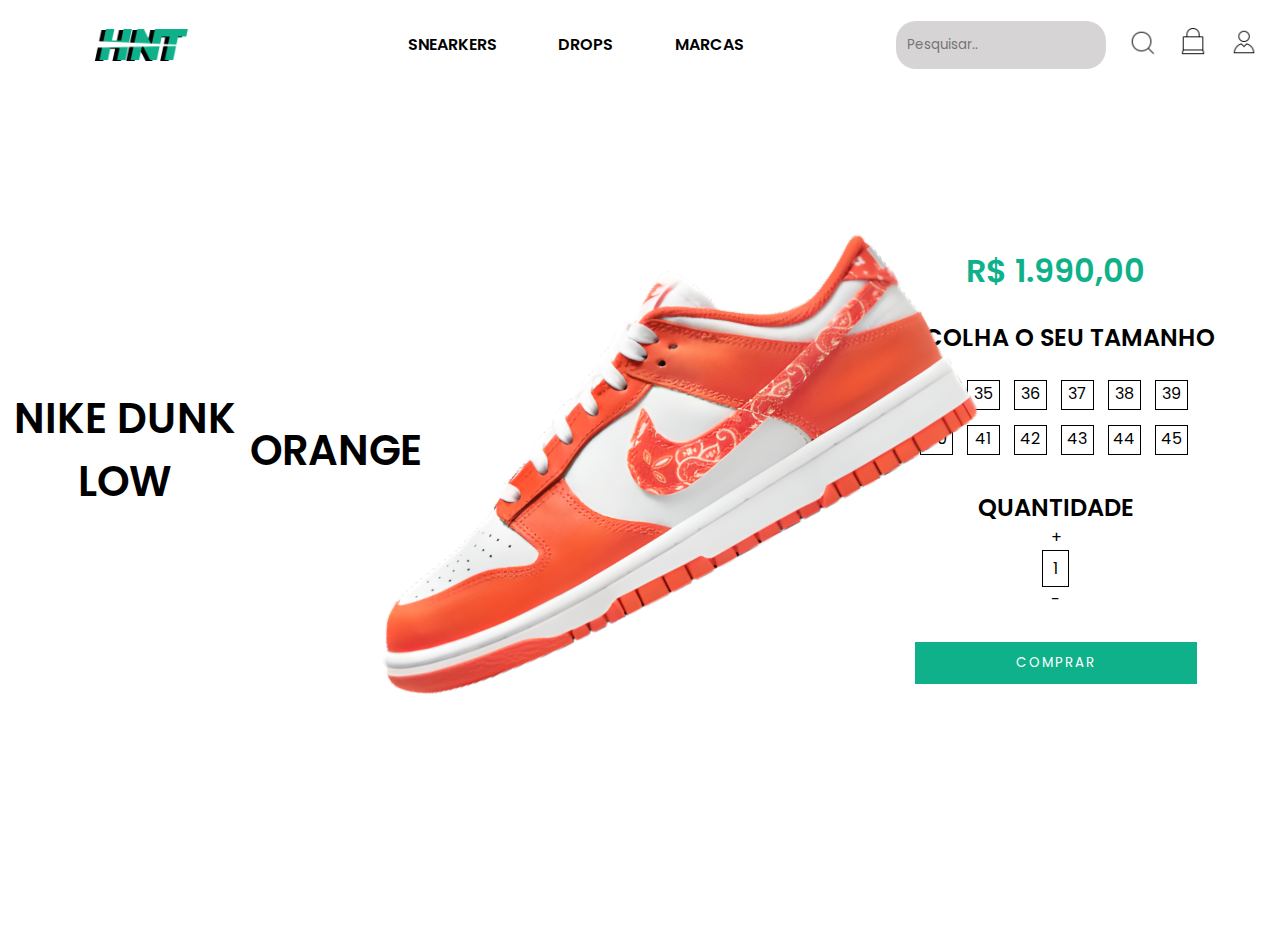
<file: pages/openProduct/index.html>
<!DOCTYPE html>
<html lang="pt-br">

<head>
    <meta charset="UTF-8">
    <meta name="viewport" content="width=device-width, initial-scale=1.0">
    <meta http-equiv="X-UA-Compatible" content="ie=edge">
    <title>Honest</title>
    <link rel="stylesheet" href="style.css">
</head>

<body>
    <header>
        <div class="div-Header">
            <div class="logo">
                <img src="../../Imagens/Logo/LogoHNTblack.png" alt="">
            </div>
            <div class="header-names">
                <ul>
                    <a href="../../pages/produtos/index.html">
                        <li>SNEARKERS</li>
                    </a>
                    <a href="#drops">
                        <li>DROPS</li>
                    </a>
                    <a>
                        <li>MARCAS</li>
                    </a>
                </ul>
            </div>
            <div class="header-icons">
                <input type="search" placeholder="Pesquisar.." />
                <div class="icons">
                    <a href=""><img src="../../Imagens/Icons/PesquisaBlack.png" alt=""> </a>
                    <a href=""><img src="../../Imagens/Icons/shoppingbagBlack.png" alt=""></a>
                    <a href="./pages/user/user.php"><img src="../../Imagens/Icons/userBlack.png" alt=""></a>
                </div>
            </div>
        </div>
    </header>

    <div class="conteudo">
        <div class="nomeProd">
            <p>NIKE DUNK LOW </p>
            <p class="orange">ORANGE</p>
        </div>
        <div class="prod">
            <img src="../../Imagens/Cards/Nike_Dunk_Low_Orange_Paisley.png" alt="">
        </div>

        <div class="info">
            <h1>R$ 1.990,00</h1>
            <div class="tamanho">
                <p>ESCOLHA O SEU TAMANHO</p>
                <ul>
                    <li>34</li>
                    <li>35</li>
                    <li>36</li>
                    <li>37</li>
                    <li>38</li>
                    <li>39</li>
                    <br>
                    <li>40</li>
                    <li>41</li>
                    <li class="active">42</li>
                    <li>43</li>
                    <li>44</li>
                    <li>45</li>


                </ul>
            </div>
            <div class="quantidade">
                <ul class="qtd">
                    <p>QUANTIDADE</p>
                    <li>+</li>
                    <li class="sla">1</li>
                    <li>-</li>

                </ul>
            </div>

            <button type="submit">COMPRAR</button>

        </div>
    </div>

</body>

</html>
</file>
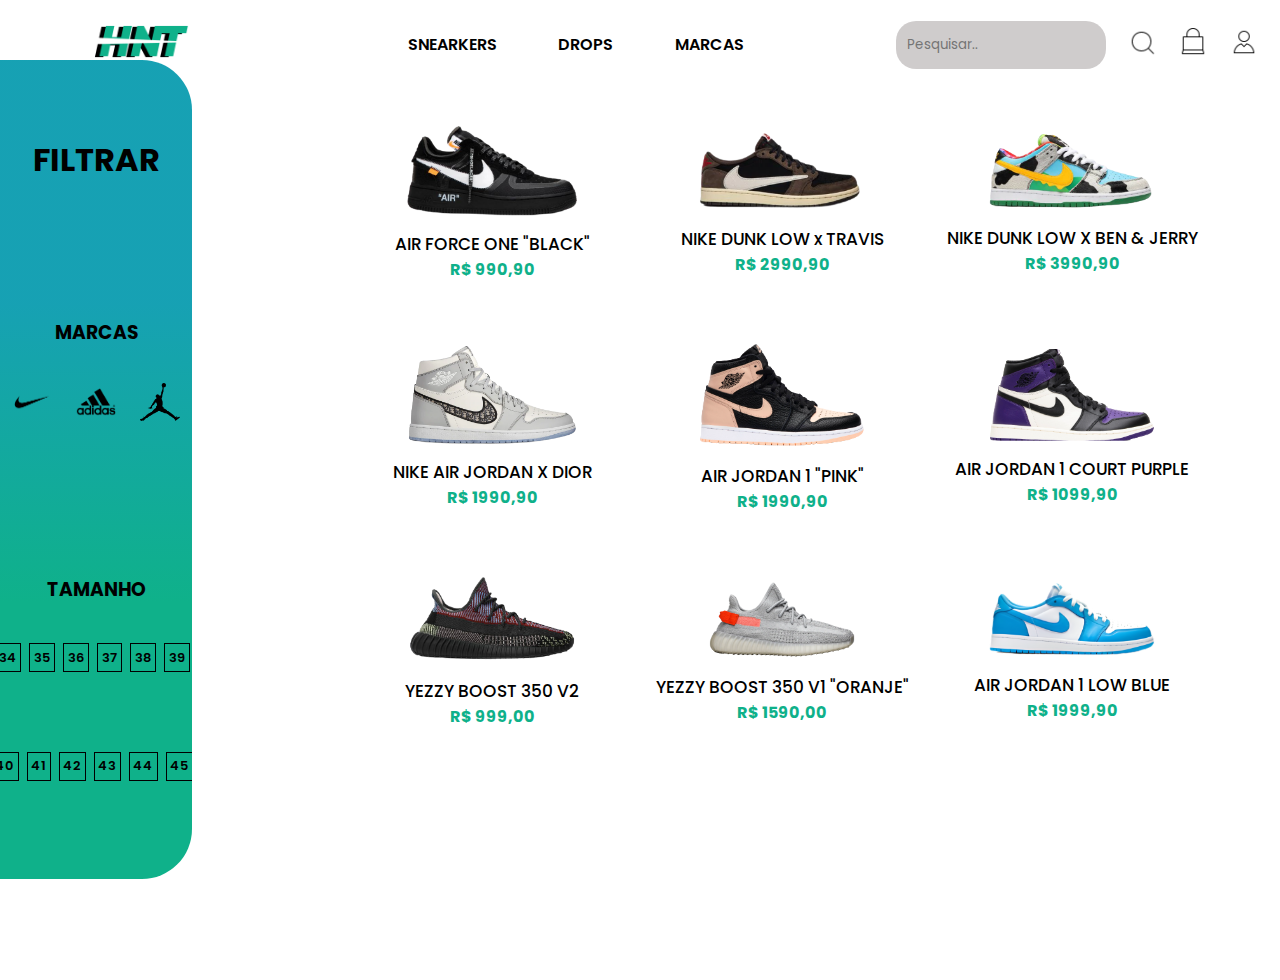
<file: pages/produtos/index.html>
<!DOCTYPE html>
<html>

<head>
    <meta charset="UTF-8" />
    <meta http-equiv="X-UA-Compatible" content="IE=edge" />
    <meta name="viewport" content="width=device-width, initial-scale=1.0" />
    <title>Snearkers</title>
    <link rel="stylesheet" href="style.css" />
</head>

<body>
    <header>
        <div class="div-Header">
            <div class="logo">
                <a href="../../index.html"><img src="../../Imagens/Logo/LogoHNTblack.png" alt=""></a>
            </div>
            <div class="header-names">
                <ul>
                    <a href="./pages/produtos/index.html">
                        <li>SNEARKERS</li>
                    </a>
                    <a href="#drops">
                        <li>DROPS</li>
                    </a>
                    <a>
                        <li>MARCAS</li>
                    </a>
                </ul>
            </div>
            <div class="header-icons">
                <input type="search" placeholder="Pesquisar.." />
                <div class="icons">
                    <a><img src="../../Imagens/Icons/PesquisaBlack.png" alt=""> </a>
                    <a><img src="../../Imagens/Icons/shoppingbagBlack.png" alt=""></a>
                    <a href="../user/user.php"><img src="../../Imagens/Icons/userBlack.png" alt=""></a>
                </div>
            </div>
        </div>
    </header>

    <div class="containerMain">
        <div class="divFiltro">
            <div class="txtFiltrar">
                <h1>FILTRAR</h1>
            </div>
            <div class="marcas">
                <h3>MARCAS</h3>
                <div class="icons-marcas">
                    <img src="../../Imagens/Logo/logoNike.png" alt="nike" />
                    <img src="../../Imagens/Logo/logoAdidas.png" alt="nike" />
                    <img src="../../Imagens/Logo/logoJordan.png" alt="nike" />
                </div>
            </div>
            <div class="tamanhos">
                <h3>TAMANHO</h3>
                <div class="numTamanhos">
                    <ul>
                        <li>34</li>
                        <li>35</li>
                        <li>36</li>
                        <li>37</li>
                        <li>38</li>
                        <li>39</li>
                    </ul>
                    <ul class="segundaColuna">
                        <li>40</li>
                        <li>41</li>
                        <li>42</li>
                        <li>43</li>
                        <li>44</li>
                        <li>45</li>
                    </ul>
                </div>
            </div>
        </div>
        <div class="flexProdutos">
            <section class="FlexContainer">
                <div>
                    <img src="../../Imagens/Produtos/af1Black.png" alt="" />
                    <h2>AIR FORCE ONE "BLACK"</h2>
                    <p>R$ 990,90</p>
                </div>
                <div>
                    <img src="../../Imagens/Produtos/dunkLowTravis.png" alt="" />
                    <h2>NIKE DUNK LOW x TRAVIS</h2>
                    <p>R$ 2990,90</p>
                </div>
                <div>
                    <img src="../../Imagens/Produtos/dunkLow.png" alt="" />
                    <h2>NIKE DUNK LOW X BEN & JERRY</h2>
                    <p>R$ 3990,90</p>
                </div>
                <div>
                    <img src="../../Imagens/Produtos/airjordanDior.png" alt="" />
                    <h2>NIKE AIR JORDAN X DIOR</h2>
                    <p>R$ 1990,90</p>
                </div>
                <div>
                    <img src="../../Imagens/Produtos/airjordanPink.png" alt="" />
                    <h2>AIR JORDAN 1 "PINK"</h2>
                    <p>R$ 1990,90</p>
                </div>
                <div>
                    <img src="../../Imagens/Produtos/Air_Jordan_1_Retro_High_OG__Court_Purple.png" alt="" />
                    <h2>AIR JORDAN 1 COURT PURPLE</h2>
                    <p>R$ 1099,90</p>
                </div>
                <div>
                    <img src="../../Imagens/Produtos/yeezy2-removebg-preview.png" alt="" />
                    <h2>YEZZY BOOST 350 V2</h2>
                    <p>R$ 999,00</p>
                </div>
                <div>
                    <img src="../../Imagens/Produtos/yezzy.png" alt="" />
                    <h2>YEZZY BOOST 350 V1 "ORANJE"</h2>
                    <p>R$ 1590,00</p>
                </div>
                <div>
                    <img src="../../Imagens/Produtos/Air Jordan 1 Low SB _Powder Blue_.png" alt="" />
                    <h2>AIR JORDAN 1 LOW BLUE</h2>
                    <p>R$ 1999,90</p>
                </div>
            </section>
        </div>
    </div>
</body>

</html>
</file>
<file: pages/openProduct/style.css>
@import url('https://fonts.googleapis.com/css2?family=Poppins:ital,wght@1,200;1,300;1,400;1,600&display=swap');
* {
    margin: 0;
    padding: 0;
    list-style: none;
    font-family: "Poppins", sans-serif;
    text-decoration: none;
    cursor: default;
}

body {
    overflow: hidden;
}

header {
    width: 100vw;
    height: 10vh;
    background: #fff;
    display: flex;
    justify-content: center;
    align-items: center;
    position: fixed;
    z-index: 1000;
}

.div-Header {
    width: 100%;
    height: 90%;
    background: transparent;
    display: flex;
    justify-content: space-between;
    flex-wrap: wrap;
    align-items: center;
    flex-direction: row;
}

.logo {
    width: 20%;
    height: 100%;
    display: flex;
    justify-content: center;
    align-items: center;
}

.logo img {
    width: 140px;
}

.header-names {
    width: 40%;
    height: 100%;
    display: flex;
    justify-content: center;
    align-items: center;
    flex-direction: row;
}

.header-names ul {
    width: 90%;
    height: 90%;
    display: flex;
    flex-direction: row;
    justify-content: space-evenly;
    align-items: center;
}

.header-names ul li {
    color: #000;
    font-size: 1.0rem;
    transition: color 0.1s;
    cursor: pointer;
    font-weight: 600;
}

.header-names li:hover {
    color: #0FB18A;
}

.header-names li:active {
    color: #0FB18A;
}

.header-icons {
    width: 30%;
    height: 100%;
    display: flex;
    justify-content: space-between;
    align-items: center;
    flex-direction: row;
}

.icons {
    width: 50%;
    height: 100%;
    display: flex;
    justify-content: space-evenly;
    align-items: center;
}

.header-icons input {
    border: 1px solid transparent;
    background-color: rgba(129, 122, 122, 0.322);
    border-radius: 20px;
    width: 60%;
    height: 60%;
    padding: 10px;
    color: #fff;
}

.icons img {
    width: 30px;
}

.conteudo {
    width: 100vw;
    height: 100vh;
    display: flex;
    flex-direction: row;
}


/* ================ NOME ===================== */

.nomeProd {
    width: 33%;
    height: 100vh;
    background: #fff;
    display: flex;
    justify-content: center;
    align-items: center;
}

.nomeProd p {
    font-size: 2.6rem;
    font-weight: 600;
    color: #000;
    text-align: center;
}


/* ================ PRODUTO ===================== */

.prod {
    width: 33%;
    height: 100vh;
    background: transparent;
    display: flex;
    justify-content: center;
    align-items: center;
}

.prod img {
    width: 700px;
    transform: rotate(-28deg);
}


/* ================ INFORMAÇÕES ===================== */

.info {
    width: 33%;
    height: 100vh;
    background: transparent;
    display: flex;
    justify-content: center;
    align-items: center;
    flex-direction: column;
    margin: 30px 0;
}

.info h1 {
    color: #0FB18A;
    font-size: 2.0rem;
    font-weight: 600;
}

.tamanho {
    display: flex;
    flex-direction: column;
    margin: 10px;
}

.tamanho p {
    text-align: center;
    font-size: 1.5rem;
    font-weight: 600;
    margin: 15px 0;
}

.tamanho ul {
    width: 90%;
    margin-left: 13px;
}

.tamanho ul li {
    display: inline-block;
    margin: 0 10px;
    text-align: center;
    border: 1px solid #000;
    width: 31px;
    height: 28px;
    font-weight: 400;
    cursor: pointer;
    background-color: transparent;
    margin: 10px 0px 5px 10px;
}

.tamanho ul li:hover {
    background-color: #0FB18A;
    color: #fff;
    border: 1px solid transparent;
}

.quantidade {
    margin: 20px 0 0 0;
    width: 100px;
    display: flex;
    justify-content: center;
    align-items: center;
}

.qtd {
    display: flex;
    flex-direction: column;
    justify-content: center;
    align-items: center;
    cursor: pointer;
}

.qtd p {
    font-weight: 600;
    font-size: 1.5rem;
}

.sla {
    margin: 0 10px;
    border: 1px solid #000;
    padding: 5px 10px;
}

button {
    margin: 30px 0;
    text-transform: uppercase;
    letter-spacing: 2px;
    border: 1px solid transparent;
    color: #fff;
    padding: 10px 100px;
    position: relative;
    overflow: hidden;
    transition: color 1s;
    border-radius: 0px;
    cursor: pointer;
    background-color: #0FB18A;
}
</file>
<file: pages/produtos/style.css>
@import url('https://fonts.googleapis.com/css2?family=Poppins:ital,wght@1,200;1,300;1,400;1,500;1,600;1,700&display=swap');
* {
    margin: 0;
    padding: 0;
    list-style: none;
    font-family: "Poppins", sans-serif;
    text-decoration: none;
}

body {
    background-color: #fff;
    width: 100vw;
    min-height: 100vh;
    overflow-x: hidden;
}

header {
    width: 100vw;
    height: 10vh;
    background: transparent;
    display: flex;
    justify-content: center;
    align-items: center;
    z-index: 1000;
    position: absolute;
    left: 0;
    top: 0;
}

.div-Header {
    width: 100%;
    height: 90%;
    background: transparent;
    display: flex;
    justify-content: space-between;
    flex-wrap: wrap;
    align-items: center;
    flex-direction: row;
}

.logo {
    width: 20%;
    height: 100%;
    display: flex;
    justify-content: center;
    align-items: center;
}

.logo img {
    width: 140px;
    cursor: pointer;
}

.header-names {
    width: 40%;
    height: 100%;
    display: flex;
    justify-content: center;
    align-items: center;
    flex-direction: row;
}

.header-names ul {
    width: 90%;
    height: 90%;
    display: flex;
    flex-direction: row;
    justify-content: space-evenly;
    align-items: center;
}

.header-names ul li {
    color: #000;
    font-size: 1.0rem;
    transition: color 0.2s;
    cursor: pointer;
    font-weight: 600;
}

.header-names li:hover {
    color: #0FB18A;
}

.header-names li:active {
    color: #0FB18A;
}

.header-icons {
    width: 30%;
    height: 100%;
    display: flex;
    justify-content: space-between;
    align-items: center;
    flex-direction: row;
}

.icons {
    width: 50%;
    height: 100%;
    display: flex;
    justify-content: space-evenly;
    align-items: center;
}

.header-icons input {
    border: 1px solid transparent;
    background-color: rgba(129, 122, 122, 0.384);
    border-radius: 20px;
    width: 60%;
    height: 60%;
    padding: 10px;
    color: #fff;
}

.icons img {
    width: 30px;
    cursor: pointer;
}

.containerMain {
    width: 100vw;
    height: 100vh;
    background-color: #fff;
    flex-direction: row;
    display: flex;
    justify-content: space-between;
}

.divFiltro {
    margin-top: 60px;
    width: 15%;
    height: 91%;
    background-color: #fff;
    display: flex;
    flex-direction: column;
    justify-content: space-around;
    align-items: center;
    background: linear-gradient(180deg, rgba(15, 158, 177, 0.97) 29.69%, #0FB18A 66.15%);
    border-radius: 0px 50px 50px 0px;
}

.divFiltro h1,
h3 {
    font-weight: 700;
}

.txtFiltrar {
    width: 100%;
    height: 10%;
    display: flex;
    justify-content: center;
    align-items: center;
}

.marcas {
    width: 100%;
    background-color: transparent;
    height: 17%;
    display: flex;
    align-items: center;
    justify-content: center;
    flex-direction: column;
}

.icons-marcas {
    width: 100%;
    height: 82%;
    background-color: transparent;
    display: flex;
    flex-direction: row;
    justify-content: space-around;
    align-items: center;
    cursor: pointer;
}

.icons-marcas img {
    width: 40px;
}

.tamanhos {
    width: 100%;
    height: 30%;
    background-color: transparent;
    display: flex;
    flex-direction: column;
    align-items: center;
    overflow: hidden;
}

.numTamanhos {
    width: 100%;
    height: 90%;
    display: flex;
    flex-direction: column;
    justify-content: space-around;
    align-items: center;
    overflow: hidden;
}

.numTamanhos ul {
    display: flex;
    flex-direction: row;
    width: 50%;
    height: 5%;
    justify-content: center;
    align-items: center;
}

.numTamanhos ul li {
    margin: 0 8px 0 0;
    font-size: 13px;
    font-weight: 600;
    border: 1px solid #000;
    padding: 3.5px;
    cursor: pointer;
    transition: ease 0.2s;
}

.numTamanhos ul li:hover {
    background: #fff;
    border: 1px solid transparent;
}

.numTamanhos ul li:active {
    color: #0FB18A;
    border: 1px solid #000;
}

.flexProdutos {
    width: 70%;
    height: 100%;
    background-color: transparent;
    margin-right: 50px;
    display: flex;
    justify-content: center;
    align-items: center;
    margin-top: 80px;
    overflow: hidden;
}

.FlexContainer {
    display: flex;
    flex-wrap: wrap;
    justify-content: center;
    align-items: flex-start;
    align-content: flex-start;
    width: 99%;
    background-color: #fff;
    height: 99%;
    flex-direction: row;
}

.FlexContainer div {
    width: 270px;
    height: 204px;
    margin: 10px 10px;
    background-color: transparent;
    overflow: hidden;
    display: flex;
    justify-content: center;
    align-items: center;
    flex-direction: column;
}

.FlexContainer div img {
    width: 170px;
    margin: 15px 0px;
}

.FlexContainer div p {
    color: #0FB18A;
    font-weight: 700;
}

.FlexContainer div h2 {
    color: #000;
    font-size: 17px;
    font-weight: 500;
}
</file>
